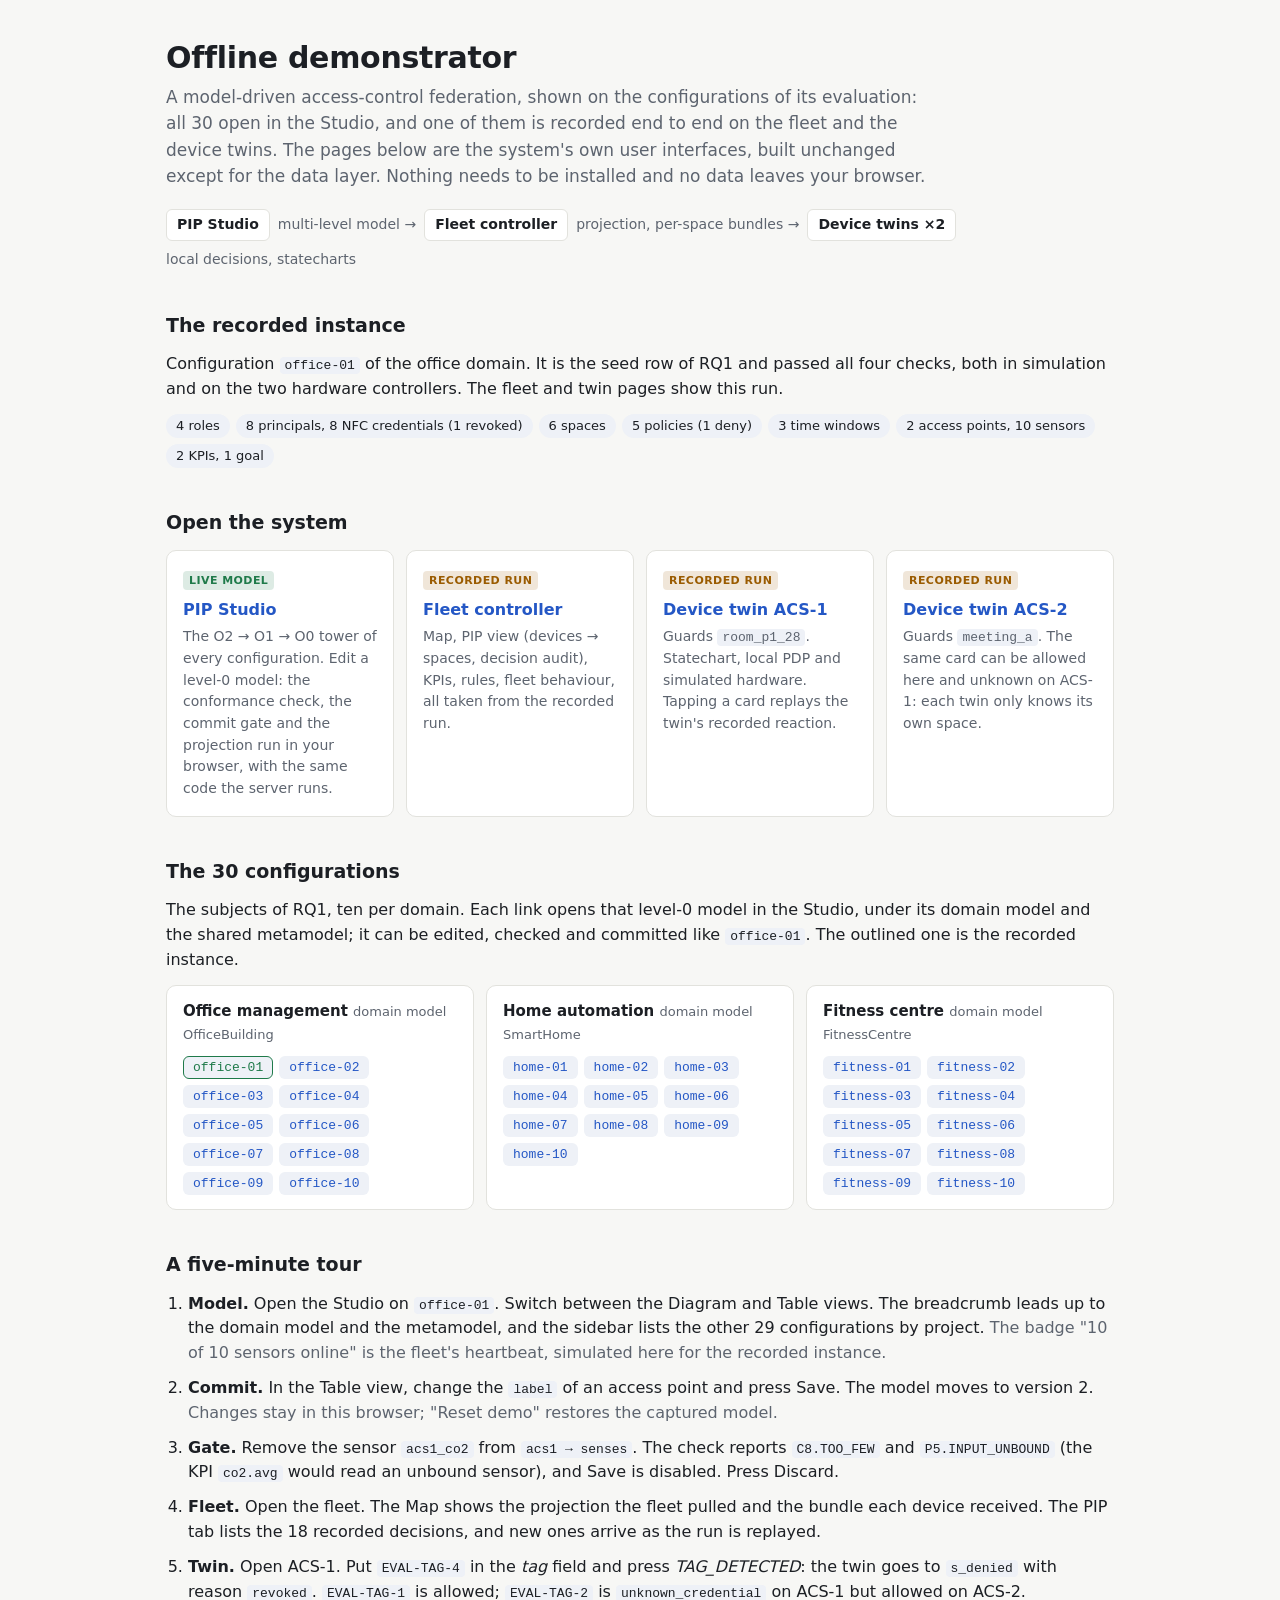
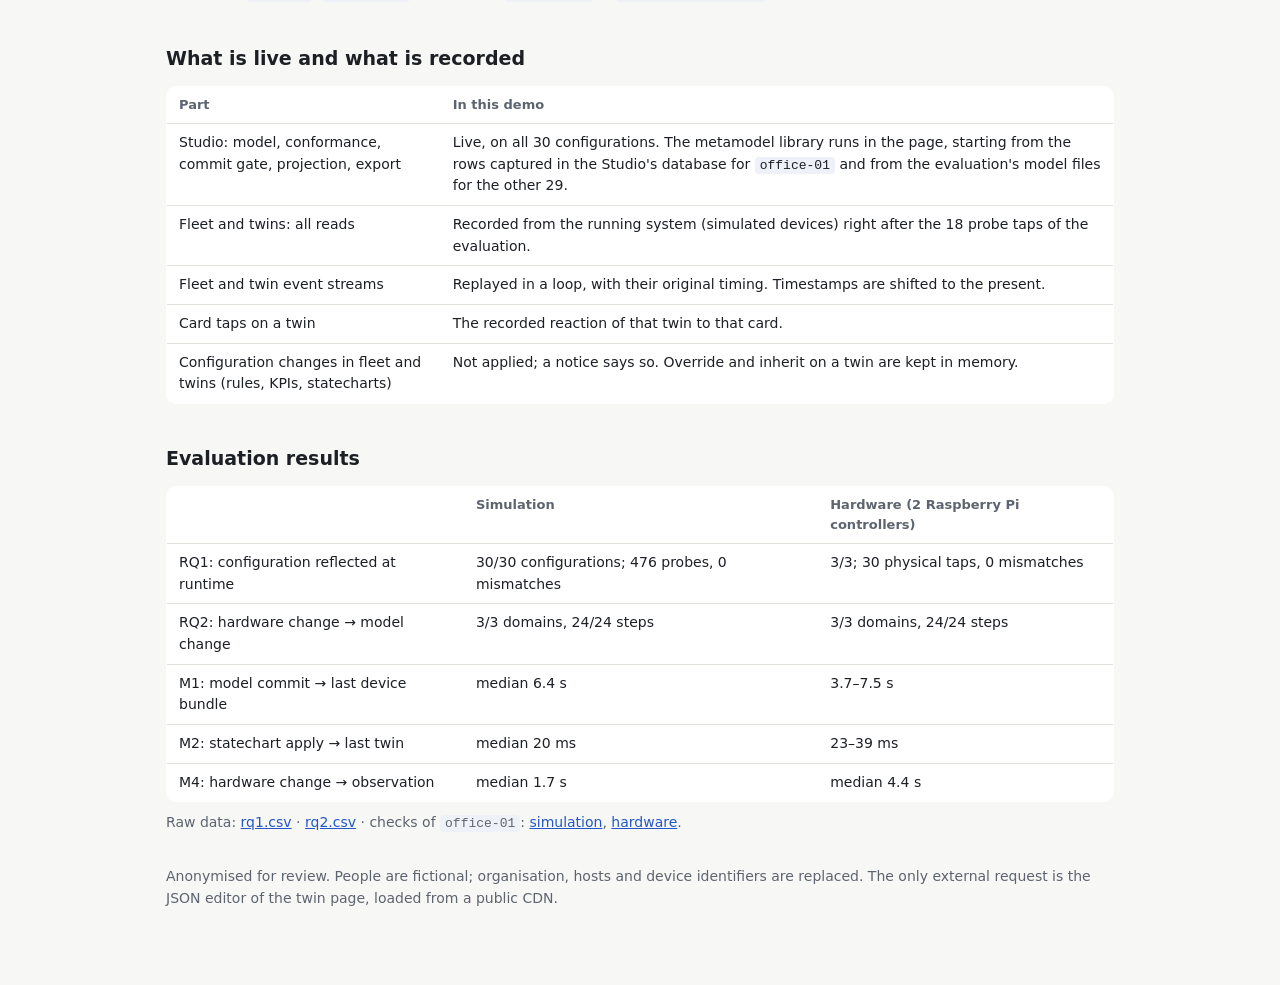
<file: index.html>
<!doctype html>
<html lang="en">
<head>
<meta charset="utf-8">
<meta name="viewport" content="width=device-width, initial-scale=1">
<title>Offline Demonstrator</title>
<meta name="description" content="Offline demonstrator of a model-driven access-control federation: the real PIP Studio, fleet controller and device-twin UIs on one recorded evaluation instance.">
<style>
  :root { --bg: #f7f7f5; --panel: #ffffff; --ink: #1c1f24; --muted: #5d646f; --line: #e2e2dd; --accent: #2457c5; --ok: #1f7a4a; --warn: #9a5b00; --chip: #eef1f7; }
  @media (prefers-color-scheme: dark) { :root { --bg: #14161a; --panel: #1c1f24; --ink: #e8e9eb; --muted: #9aa1ab; --line: #2c3037; --accent: #7ea6ff; --ok: #5ccf8e; --warn: #f0b35a; --chip: #252a33; } }
  * { box-sizing: border-box; }
  body { margin: 0; background: var(--bg); color: var(--ink); font: 16px/1.55 system-ui, -apple-system, "Segoe UI", sans-serif; }
  main { max-width: 980px; margin: 0 auto; padding: 40px 16px 64px; }
  h1 { font-size: 30px; line-height: 1.2; margin: 0 0 8px; letter-spacing: -0.01em; }
  h2 { font-size: 19px; margin: 40px 0 12px; }
  p { margin: 0 0 12px; }
  .lead { color: var(--muted); font-size: 17px; max-width: 760px; }
  a { color: var(--accent); }
  code { font: 13px ui-monospace, SFMono-Regular, Menlo, monospace; background: var(--chip); padding: 1px 5px; border-radius: 4px; }
  .flow { display: flex; align-items: center; gap: 8px; flex-wrap: wrap; margin: 20px 0 4px; color: var(--muted); font-size: 14px; }
  .flow b { color: var(--ink); background: var(--panel); border: 1px solid var(--line); border-radius: 6px; padding: 4px 10px; font-weight: 600; }
  .cards { display: grid; grid-template-columns: repeat(auto-fit, minmax(210px, 1fr)); gap: 12px; }
  .card { display: block; background: var(--panel); border: 1px solid var(--line); border-radius: 10px; padding: 16px; text-decoration: none; color: inherit; transition: border-color .15s; }
  .card:hover { border-color: var(--accent); }
  .card h3 { margin: 0 0 4px; font-size: 16px; color: var(--accent); }
  .card p { margin: 0; color: var(--muted); font-size: 14px; }
  .tag { display: inline-block; font-size: 11px; font-weight: 600; letter-spacing: .04em; text-transform: uppercase; padding: 1px 6px; border-radius: 4px; margin-bottom: 8px; }
  .live { background: color-mix(in srgb, var(--ok) 15%, transparent); color: var(--ok); }
  .replay { background: color-mix(in srgb, var(--warn) 15%, transparent); color: var(--warn); }
  ol.steps { padding-left: 22px; margin: 0; }
  ol.steps li { margin-bottom: 10px; }
  ol.steps li span { color: var(--muted); }
  table { width: 100%; border-collapse: collapse; font-size: 14px; background: var(--panel); border: 1px solid var(--line); border-radius: 10px; overflow: hidden; }
  th, td { text-align: left; padding: 8px 12px; border-bottom: 1px solid var(--line); vertical-align: top; }
  th { color: var(--muted); font-weight: 600; font-size: 13px; }
  tr:last-child td { border-bottom: 0; }
  .facts { display: flex; flex-wrap: wrap; gap: 6px; margin: 8px 0 0; }
  .facts span { background: var(--chip); border-radius: 999px; padding: 2px 10px; font-size: 13px; }
  .note { color: var(--muted); font-size: 14px; }
  .wrap { overflow-x: auto; }
  .domains { display: grid; grid-template-columns: repeat(auto-fit, minmax(240px, 1fr)); gap: 12px; }
  .domain { background: var(--panel); border: 1px solid var(--line); border-radius: 10px; padding: 14px 16px; }
  .domain h3 { margin: 0 0 10px; font-size: 15px; }
  .domain h3 span { color: var(--muted); font-weight: 400; font-size: 13px; }
  .cfgs { display: flex; flex-wrap: wrap; gap: 6px; }
  .cfgs a { background: var(--chip); border: 1px solid transparent; border-radius: 6px; padding: 3px 9px; font: 13px ui-monospace, SFMono-Regular, Menlo, monospace; text-decoration: none; }
  .cfgs a:hover { border-color: var(--accent); }
  .cfgs a.recorded { border-color: var(--ok); color: var(--ok); }
</style>
</head>
<body>
<main>
  <h1>Offline demonstrator</h1>
  <p class="lead">A model-driven access-control federation, shown on the configurations of its evaluation: all 30 open in the Studio, and one of them is recorded end to end on the fleet and the device twins. The pages below are the system's own user interfaces, built unchanged except for the data layer. Nothing needs to be installed and no data leaves your browser.</p>

  <div class="flow"><b>PIP Studio</b> multi-level model → <b>Fleet controller</b> projection, per-space bundles → <b>Device twins ×2</b> local decisions, statecharts</div>

  <h2>The recorded instance</h2>
  <p>Configuration <code>office-01</code> of the office domain. It is the seed row of RQ1 and passed all four checks, both in simulation and on the two hardware controllers. The fleet and twin pages show this run.</p>
  <div class="facts"><span>4 roles</span><span>8 principals, 8 NFC credentials (1 revoked)</span><span>6 spaces</span><span>5 policies (1 deny)</span><span>3 time windows</span><span>2 access points, 10 sensors</span><span>2 KPIs, 1 goal</span></div>

  <h2>Open the system</h2>
  <div class="cards">
    <a class="card" id="studio-link" href="studio/index.html"><span class="tag live">live model</span><h3>PIP Studio</h3><p>The O2 → O1 → O0 tower of every configuration. Edit a level-0 model: the conformance check, the commit gate and the projection run in your browser, with the same code the server runs.</p></a>
    <a class="card" href="fleet/index.html"><span class="tag replay">recorded run</span><h3>Fleet controller</h3><p>Map, PIP view (devices → spaces, decision audit), KPIs, rules, fleet behaviour, all taken from the recorded run.</p></a>
    <a class="card" href="device/index.html?d=acs1"><span class="tag replay">recorded run</span><h3>Device twin ACS-1</h3><p>Guards <code>room_p1_28</code>. Statechart, local PDP and simulated hardware. Tapping a card replays the twin's recorded reaction.</p></a>
    <a class="card" href="device/index.html?d=acs2"><span class="tag replay">recorded run</span><h3>Device twin ACS-2</h3><p>Guards <code>meeting_a</code>. The same card can be allowed here and unknown on ACS-1: each twin only knows its own space.</p></a>
  </div>

  <section id="configurations" hidden>
    <h2>The 30 configurations</h2>
    <p>The subjects of RQ1, ten per domain. Each link opens that level-0 model in the Studio, under its domain model and the shared metamodel; it can be edited, checked and committed like <code>office-01</code>. The outlined one is the recorded instance.</p>
    <div class="domains" id="domains"></div>
  </section>

  <h2>A five-minute tour</h2>
  <ol class="steps">
    <li><b>Model.</b> Open the Studio on <code>office-01</code>. Switch between the Diagram and Table views. The breadcrumb leads up to the domain model and the metamodel, and the sidebar lists the other 29 configurations by project. <span>The badge "10 of 10 sensors online" is the fleet's heartbeat, simulated here for the recorded instance.</span></li>
    <li><b>Commit.</b> In the Table view, change the <code>label</code> of an access point and press Save. The model moves to version 2. <span>Changes stay in this browser; "Reset demo" restores the captured model.</span></li>
    <li><b>Gate.</b> Remove the sensor <code>acs1_co2</code> from <code>acs1 → senses</code>. The check reports <code>C8.TOO_FEW</code> and <code>P5.INPUT_UNBOUND</code> (the KPI <code>co2.avg</code> would read an unbound sensor), and Save is disabled. Press Discard.</li>
    <li><b>Fleet.</b> Open the fleet. The Map shows the projection the fleet pulled and the bundle each device received. The PIP tab lists the 18 recorded decisions, and new ones arrive as the run is replayed.</li>
    <li><b>Twin.</b> Open ACS-1. Put <code>EVAL-TAG-4</code> in the <i>tag</i> field and press <i>TAG_DETECTED</i>: the twin goes to <code>s_denied</code> with reason <code>revoked</code>. <code>EVAL-TAG-1</code> is allowed; <code>EVAL-TAG-2</code> is <code>unknown_credential</code> on ACS-1 but allowed on ACS-2.</li>
  </ol>

  <h2>What is live and what is recorded</h2>
  <div class="wrap"><table>
    <tr><th>Part</th><th>In this demo</th></tr>
    <tr><td>Studio: model, conformance, commit gate, projection, export</td><td>Live, on all 30 configurations. The metamodel library runs in the page, starting from the rows captured in the Studio's database for <code>office-01</code> and from the evaluation's model files for the other 29.</td></tr>
    <tr><td>Fleet and twins: all reads</td><td>Recorded from the running system (simulated devices) right after the 18 probe taps of the evaluation.</td></tr>
    <tr><td>Fleet and twin event streams</td><td>Replayed in a loop, with their original timing. Timestamps are shifted to the present.</td></tr>
    <tr><td>Card taps on a twin</td><td>The recorded reaction of that twin to that card.</td></tr>
    <tr><td>Configuration changes in fleet and twins (rules, KPIs, statecharts)</td><td>Not applied; a notice says so. Override and inherit on a twin are kept in memory.</td></tr>
  </table></div>

  <h2>Evaluation results</h2>
  <div class="wrap"><table>
    <tr><th></th><th>Simulation</th><th>Hardware (2 Raspberry Pi controllers)</th></tr>
    <tr><td>RQ1: configuration reflected at runtime</td><td>30/30 configurations; 476 probes, 0 mismatches</td><td>3/3; 30 physical taps, 0 mismatches</td></tr>
    <tr><td>RQ2: hardware change → model change</td><td>3/3 domains, 24/24 steps</td><td>3/3 domains, 24/24 steps</td></tr>
    <tr><td>M1: model commit → last device bundle</td><td>median 6.4 s</td><td>3.7–7.5 s</td></tr>
    <tr><td>M2: statechart apply → last twin</td><td>median 20 ms</td><td>23–39 ms</td></tr>
    <tr><td>M4: hardware change → observation</td><td>median 1.7 s</td><td>median 4.4 s</td></tr>
  </table></div>
  <p class="note" style="margin-top:10px">Raw data: <a href="snapshot/results/rq1.csv">rq1.csv</a> · <a href="snapshot/results/rq2.csv">rq2.csv</a> · checks of <code>office-01</code>: <a href="snapshot/results/checks-office-01-sim-2026-09-23.json">simulation</a>, <a href="snapshot/results/checks-office-01-hw-2026-09-24.json">hardware</a>.</p>

  <p class="note" style="margin-top:32px">Anonymised for review. People are fictional; organisation, hosts and device identifiers are replaced. The only external request is the JSON editor of the twin page, loaded from a public CDN.</p>
</main>
<script>
  // open the Studio directly on the captured level-0 model
  // (a classic script, not fetch: sandboxed hosts such as anonymous.4open.science block fetch of the snapshot)
  var studio = function (id) { return 'studio/index.html?model=' + encodeURIComponent(id); };
  var recorded = null, subjects = null;
  // the 30 level-0 models by project, each a link into the Studio; the recorded instance is outlined
  function configurations() {
    if (!subjects) return;
    var box = document.getElementById('domains');
    box.textContent = '';
    (subjects.projects || []).forEach(function (p) {
      var models = (subjects.models || []).filter(function (m) { return m.level === 0 && m.projectId === p.id; }).sort(function (a, b) { return a.name < b.name ? -1 : 1; });
      if (!models.length) return;
      var o1 = (subjects.models || []).filter(function (m) { return m.id === models[0].typeModelId; })[0];
      var card = document.createElement('div'); card.className = 'domain';
      var h = document.createElement('h3'); h.textContent = p.name + ' ';
      if (o1) { var s = document.createElement('span'); s.textContent = 'domain model ' + o1.name; h.appendChild(s); }
      var list = document.createElement('div'); list.className = 'cfgs';
      models.forEach(function (m) {
        var a = document.createElement('a'); a.href = studio(m.id); a.textContent = m.name;
        if (m.id === recorded) { a.className = 'recorded'; a.title = 'the recorded instance'; }
        list.appendChild(a);
      });
      card.appendChild(h); card.appendChild(list); box.appendChild(card);
    });
    document.getElementById('configurations').hidden = !box.children.length;
  }
  window.__demoSnapshot = function (p, m) {
    if (p === 'meta.json') { recorded = m.modelId; document.getElementById('studio-link').href = studio(m.modelId); }
    if (p === 'studio/models.json') subjects = m;
    configurations();
  };
  // missing files: the Studio opens on the first model, the list of configurations stays hidden
  ['meta.json', 'studio/models.json'].forEach(function (p) { document.head.appendChild(Object.assign(document.createElement('script'), { src: 'snapshot/' + p + '.js' })); });
</script>
</body>
</html>
</file>
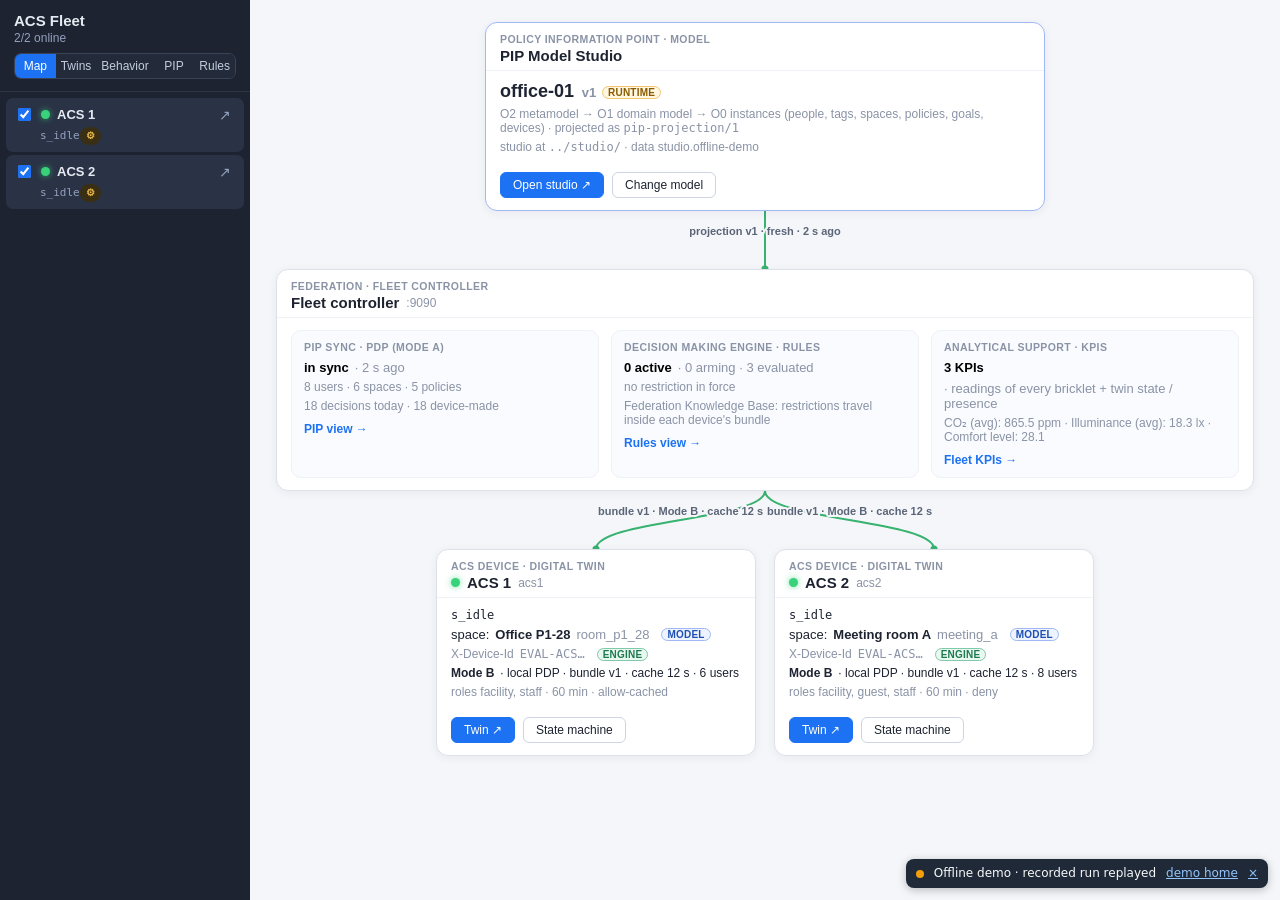
<file: fleet/index.html>
<!DOCTYPE html>
<html lang="en">
  <head>
    <script src="../shim/http-shim.js" data-app="fleet"></script>
    <meta charset="UTF-8" />
    <meta name="viewport" content="width=device-width, initial-scale=1.0" />
    <title>ACS Fleet · Federated Digital Twin</title>
    <script defer src="./assets/index-BOSy8G2N.js"></script>
    <link rel="stylesheet" href="./assets/index-B-VnlGkB.css">
  </head>
  <body>
    <div id="root"></div>
  </body>
</html>
</file>
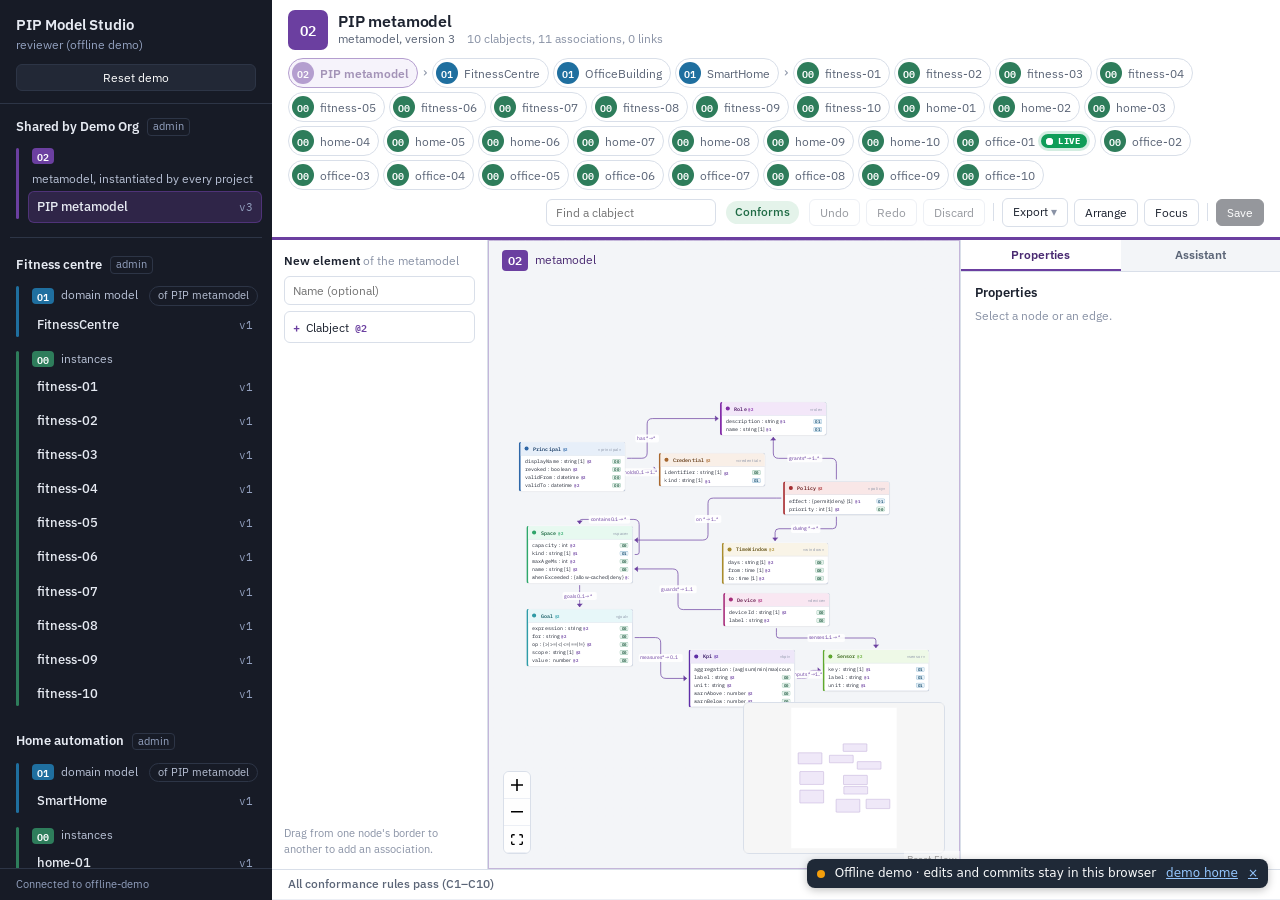
<file: studio/index.html>
<!doctype html>
<html lang="en">
  <head>
    <script src="../shim/http-shim.js" data-app="studio"></script>
    <meta charset="UTF-8" />
    <meta name="viewport" content="width=device-width, initial-scale=1.0" />
    <title>PIP Model Studio</title>
    <link rel="preconnect" href="https://fonts.googleapis.com" />
    <link rel="preconnect" href="https://fonts.gstatic.com" />
    <link href="https://fonts.googleapis.com/css2?family=IBM+Plex+Mono:wght@400;500;600&family=IBM+Plex+Sans:wght@400;500;600&display=swap" rel="stylesheet" />
    <script defer src="./assets/index-B_2Sh4dV.js"></script>
    <link rel="stylesheet" href="./assets/index-CZVaKKS9.css">
  </head>
  <body>
    <div id="root"></div>
  </body>
</html>
</file>
<file: fleet/assets/index-B-VnlGkB.css>
.react-flow{direction:ltr}.react-flow__container{position:absolute;width:100%;height:100%;top:0;left:0}.react-flow__pane{z-index:1;cursor:-webkit-grab;cursor:grab}.react-flow__pane.selection{cursor:pointer}.react-flow__pane.dragging{cursor:-webkit-grabbing;cursor:grabbing}.react-flow__viewport{transform-origin:0 0;z-index:2;pointer-events:none}.react-flow__renderer{z-index:4}.react-flow__selection{z-index:6}.react-flow__nodesselection-rect:focus,.react-flow__nodesselection-rect:focus-visible{outline:none}.react-flow .react-flow__edges{pointer-events:none;overflow:visible}.react-flow__edge-path,.react-flow__connection-path{stroke:#b1b1b7;stroke-width:1;fill:none}.react-flow__edge{pointer-events:visibleStroke;cursor:pointer}.react-flow__edge.animated path{stroke-dasharray:5;-webkit-animation:dashdraw .5s linear infinite;animation:dashdraw .5s linear infinite}.react-flow__edge.animated path.react-flow__edge-interaction{stroke-dasharray:none;-webkit-animation:none;animation:none}.react-flow__edge.inactive{pointer-events:none}.react-flow__edge.selected,.react-flow__edge:focus,.react-flow__edge:focus-visible{outline:none}.react-flow__edge.selected .react-flow__edge-path,.react-flow__edge:focus .react-flow__edge-path,.react-flow__edge:focus-visible .react-flow__edge-path{stroke:#555}.react-flow__edge-textwrapper{pointer-events:all}.react-flow__edge-textbg{fill:#fff}.react-flow__edge .react-flow__edge-text{pointer-events:none;-webkit-user-select:none;-moz-user-select:none;user-select:none}.react-flow__connection{pointer-events:none}.react-flow__connection .animated{stroke-dasharray:5;-webkit-animation:dashdraw .5s linear infinite;animation:dashdraw .5s linear infinite}.react-flow__connectionline{z-index:1001}.react-flow__nodes{pointer-events:none;transform-origin:0 0}.react-flow__node{position:absolute;-webkit-user-select:none;-moz-user-select:none;user-select:none;pointer-events:all;transform-origin:0 0;box-sizing:border-box;cursor:-webkit-grab;cursor:grab}.react-flow__node.dragging{cursor:-webkit-grabbing;cursor:grabbing}.react-flow__nodesselection{z-index:3;transform-origin:left top;pointer-events:none}.react-flow__nodesselection-rect{position:absolute;pointer-events:all;cursor:-webkit-grab;cursor:grab}.react-flow__handle{position:absolute;pointer-events:none;min-width:5px;min-height:5px;width:6px;height:6px;background:#1a192b;border:1px solid white;border-radius:100%}.react-flow__handle.connectionindicator{pointer-events:all;cursor:crosshair}.react-flow__handle-bottom{top:auto;left:50%;bottom:-4px;transform:translate(-50%)}.react-flow__handle-top{left:50%;top:-4px;transform:translate(-50%)}.react-flow__handle-left{top:50%;left:-4px;transform:translateY(-50%)}.react-flow__handle-right{right:-4px;top:50%;transform:translateY(-50%)}.react-flow__edgeupdater{cursor:move;pointer-events:all}.react-flow__panel{position:absolute;z-index:5;margin:15px}.react-flow__panel.top{top:0}.react-flow__panel.bottom{bottom:0}.react-flow__panel.left{left:0}.react-flow__panel.right{right:0}.react-flow__panel.center{left:50%;transform:translate(-50%)}.react-flow__attribution{font-size:10px;background:#ffffff80;padding:2px 3px;margin:0}.react-flow__attribution a{text-decoration:none;color:#999}@-webkit-keyframes dashdraw{0%{stroke-dashoffset:10}}@keyframes dashdraw{0%{stroke-dashoffset:10}}.react-flow__edgelabel-renderer{position:absolute;width:100%;height:100%;pointer-events:none;-webkit-user-select:none;-moz-user-select:none;user-select:none}.react-flow__edge.updating .react-flow__edge-path{stroke:#777}.react-flow__edge-text{font-size:10px}.react-flow__node.selectable:focus,.react-flow__node.selectable:focus-visible{outline:none}.react-flow__node-default,.react-flow__node-input,.react-flow__node-output,.react-flow__node-group{padding:10px;border-radius:3px;width:150px;font-size:12px;color:#222;text-align:center;border-width:1px;border-style:solid;border-color:#1a192b;background-color:#fff}.react-flow__node-default.selectable:hover,.react-flow__node-input.selectable:hover,.react-flow__node-output.selectable:hover,.react-flow__node-group.selectable:hover{box-shadow:0 1px 4px 1px #00000014}.react-flow__node-default.selectable.selected,.react-flow__node-default.selectable:focus,.react-flow__node-default.selectable:focus-visible,.react-flow__node-input.selectable.selected,.react-flow__node-input.selectable:focus,.react-flow__node-input.selectable:focus-visible,.react-flow__node-output.selectable.selected,.react-flow__node-output.selectable:focus,.react-flow__node-output.selectable:focus-visible,.react-flow__node-group.selectable.selected,.react-flow__node-group.selectable:focus,.react-flow__node-group.selectable:focus-visible{box-shadow:0 0 0 .5px #1a192b}.react-flow__node-group{background-color:#f0f0f040}.react-flow__nodesselection-rect,.react-flow__selection{background:#0059dc14;border:1px dotted rgba(0,89,220,.8)}.react-flow__nodesselection-rect:focus,.react-flow__nodesselection-rect:focus-visible,.react-flow__selection:focus,.react-flow__selection:focus-visible{outline:none}.react-flow__controls{box-shadow:0 0 2px 1px #00000014}.react-flow__controls-button{border:none;background:#fefefe;border-bottom:1px solid #eee;box-sizing:content-box;display:flex;justify-content:center;align-items:center;width:16px;height:16px;cursor:pointer;-webkit-user-select:none;-moz-user-select:none;user-select:none;padding:5px}.react-flow__controls-button:hover{background:#f4f4f4}.react-flow__controls-button svg{width:100%;max-width:12px;max-height:12px}.react-flow__controls-button:disabled{pointer-events:none}.react-flow__controls-button:disabled svg{fill-opacity:.4}.react-flow__minimap{background-color:#fff}.react-flow__minimap svg{display:block}.react-flow__resize-control{position:absolute}.react-flow__resize-control.left,.react-flow__resize-control.right{cursor:ew-resize}.react-flow__resize-control.top,.react-flow__resize-control.bottom{cursor:ns-resize}.react-flow__resize-control.top.left,.react-flow__resize-control.bottom.right{cursor:nwse-resize}.react-flow__resize-control.bottom.left,.react-flow__resize-control.top.right{cursor:nesw-resize}.react-flow__resize-control.handle{width:4px;height:4px;border:1px solid #fff;border-radius:1px;background-color:#3367d9;transform:translate(-50%,-50%)}.react-flow__resize-control.handle.left{left:0;top:50%}.react-flow__resize-control.handle.right{left:100%;top:50%}.react-flow__resize-control.handle.top{left:50%;top:0}.react-flow__resize-control.handle.bottom{left:50%;top:100%}.react-flow__resize-control.handle.top.left,.react-flow__resize-control.handle.bottom.left{left:0}.react-flow__resize-control.handle.top.right,.react-flow__resize-control.handle.bottom.right{left:100%}.react-flow__resize-control.line{border-color:#3367d9;border-width:0;border-style:solid}.react-flow__resize-control.line.left,.react-flow__resize-control.line.right{width:1px;transform:translate(-50%);top:0;height:100%}.react-flow__resize-control.line.left{left:0;border-left-width:1px}.react-flow__resize-control.line.right{left:100%;border-right-width:1px}.react-flow__resize-control.line.top,.react-flow__resize-control.line.bottom{height:1px;transform:translateY(-50%);left:0;width:100%}.react-flow__resize-control.line.top{top:0;border-top-width:1px}.react-flow__resize-control.line.bottom{border-bottom-width:1px;top:100%}*{box-sizing:border-box}html,body,#root{height:100%;margin:0}body{font-family:-apple-system,Segoe UI,Roboto,Helvetica,Arial,sans-serif}.app{display:flex;height:100%}.sidebar{width:250px;flex-shrink:0;background:#1d2330;color:#e6eaf2;display:flex;flex-direction:column}.sidebar-head{padding:12px 14px;border-bottom:1px solid #2c3445}.offcount{color:#ff6b6b;font-weight:600}.sidebar-head h1{font-size:15px;margin:0 0 2px}.counts{font-size:12px;color:#93a1bf}.view-switch{margin-top:8px;display:flex;gap:0;border:1px solid #3a4458;border-radius:7px;overflow:hidden}.view-switch button{flex:1;padding:5px;font-size:12px;border:none;background:#232b3a;color:#c3cde0;cursor:pointer}.view-switch button.active{background:#1d72f3;color:#fff}.selbtns{margin-top:8px;display:flex;gap:6px}.selbtns button{flex:1;padding:4px;font-size:12px;border:1px solid #3a4458;border-radius:6px;background:#2a3346;color:#fff;cursor:pointer}.selbtns button:hover{background:#36415a}.devlist{list-style:none;margin:0;padding:6px;overflow-y:auto;flex:1}.devlist .empty{color:#93a1bf;font-size:13px;padding:10px}.devlist li{padding:7px 8px;border-radius:7px;margin-bottom:3px}.devlist li.sel{background:#2a3346}.dev-top{display:flex;align-items:center;gap:6px}.dev-top label{flex:1;min-width:0}.dev-link{color:#93a1bf;text-decoration:none;font-size:14px;line-height:1;padding:2px 5px;border-radius:4px}.dev-link:hover{color:#fff;background:#36415a}.devlist label{display:flex;align-items:center;gap:7px;cursor:pointer;font-size:13px}.devlist input{accent-color:#1d72f3}.dev-name{font-weight:600}.dev-meta{margin:3px 0 0 26px;font-size:11px;color:#93a1bf}.dev-state{font-family:monospace}.devlist li.off{background:#ff6b6b1a}.dev-unreach{color:#ff6b6b;font-weight:600}.dot{width:9px;height:9px;border-radius:50%;display:inline-block;flex-shrink:0}.dot.on{background:#38d27a;box-shadow:0 0 6px #38d27ab3}.dot.off{background:#6b7385}.main{flex:1;min-width:0;display:flex;flex-direction:column;background:#f4f6fa}.grid{flex:1;min-width:0;overflow:auto;padding:12px;background:#f4f6fa;display:flex;flex-wrap:wrap;align-items:flex-start;align-content:flex-start;gap:12px}.kpis{flex-shrink:0;padding:12px 14px;background:#fff;border-bottom:1px solid #dce1ea}.kpis-head{display:flex;align-items:center;gap:10px;margin-bottom:10px}.kpis-head h2{font-size:14px;margin:0;color:#1d2330}.kpi-manage{margin-left:auto;padding:5px 12px;font-size:12px;border:1px solid #1d72f3;border-radius:6px;background:#1d72f3;color:#fff;cursor:pointer}.kpi-manage:hover{background:#1660d8}.kpi-cards{display:flex;flex-wrap:wrap;gap:10px}.kpi-empty{color:#8a93a6;font-size:13px;padding:6px 0}.kpi-card{min-width:150px;padding:10px 14px;border:1px solid #dce1ea;border-radius:10px;background:#f9fbfe;display:flex;flex-direction:column;gap:2px}.kpi-card.warn{border-color:#e8a33d;background:#fff7ea}.kpi-card.missing{opacity:.6}.kpi-card.disabled{opacity:.75;border-style:dashed;background:#f6f7fa}.kpi-card.disabled .kpi-value{color:#8a93a6}.kpi-card.disabled .kpi-meta{color:#b3261e}.kpi-src{margin-left:6px;font-size:10px;font-weight:600;letter-spacing:.02em;text-transform:uppercase;color:#5b4bb7;background:#efeafc;border-radius:4px;padding:1px 5px;vertical-align:middle}.kpi-src.kpi-shadow{color:#8a5a00;background:#fff1d6}.kpi-label{font-size:12px;color:#5b6577;font-weight:600}.kpi-value{font-size:26px;font-weight:700;color:#1d2330;line-height:1.1}.kpi-card.warn .kpi-value{color:#c47604}.kpi-unit{font-size:13px;font-weight:500;color:#8a93a6}.kpi-meta{font-size:11px;color:#8a93a6}.kpi-op{margin-top:6px;font-size:11px;padding:2px 4px;border:1px solid #cdd5e2;border-radius:5px;background:#fff;color:#1d2330}.modal-backdrop{position:fixed;top:0;right:0;bottom:0;left:0;background:#0d11178c;display:flex;align-items:center;justify-content:center;z-index:50}.kpi-editor{width:760px;max-width:94vw;max-height:88vh;background:#fff;border-radius:12px;display:flex;flex-direction:column;overflow:hidden;box-shadow:0 12px 40px #0006}.kpi-editor-head{display:flex;align-items:center;padding:12px 16px;border-bottom:1px solid #eef1f6}.kpi-editor-head h2{margin:0;font-size:15px}.kpi-editor-head .x{margin-left:auto;border:none;background:none;font-size:16px;cursor:pointer;color:#8a93a6}.kpi-editor-body{display:flex;min-height:0;overflow:hidden}.kpi-list-col{width:240px;flex-shrink:0;border-right:1px solid #eef1f6;display:flex;flex-direction:column}.kpi-list-head{display:flex;align-items:center;padding:10px 12px;font-size:12px;font-weight:600;color:#5b6577}.kpi-list-head button{margin-left:auto;font-size:12px;border:1px solid #cdd5e2;border-radius:6px;background:#fff;padding:3px 8px;cursor:pointer}.kpi-list-head button.on{background:#1d72f3;color:#fff;border-color:#1d72f3}.kpi-list{list-style:none;margin:0;padding:0 8px 8px;overflow-y:auto;flex:1}.kpi-list .muted{color:#8a93a6;font-size:12px;padding:8px}.kpi-list li{display:flex;align-items:center;border-radius:7px;margin-bottom:3px}.kpi-list li.sel{background:#eef4ff}.kpi-pick{flex:1;min-width:0;text-align:left;border:none;background:none;cursor:pointer;padding:7px 8px;display:flex;flex-direction:column;gap:1px}.kpi-pick strong{font-size:13px;color:#1d2330}.kpi-sub{font-size:11px;color:#8a93a6;white-space:nowrap;overflow:hidden;text-overflow:ellipsis}.kpi-del{border:none;background:none;cursor:pointer;padding:6px 8px;opacity:.6}.kpi-del:hover{opacity:1}.kpi-form-col{flex:1;min-width:0;padding:14px 18px;overflow-y:auto}.kpi-form-col h3{margin:0 0 12px;font-size:14px}.fld{display:flex;flex-direction:column;gap:4px;margin-bottom:12px}.fld>span{font-size:12px;color:#5b6577;font-weight:600}.fld input,.fld select{padding:6px 8px;border:1px solid #cdd5e2;border-radius:6px;font-size:13px}.fld-row{display:flex;gap:12px}.fld-row .fld{flex:1}.fld-check{display:inline-flex;align-items:center;gap:4px;font-size:11px;color:#5b6577}.goal-bind{font-size:11px;color:#5b6577}.muted.small{font-size:12px}.reading-grid{display:flex;flex-wrap:wrap;gap:6px}.reading-chip{display:flex;align-items:center;gap:6px;padding:5px 9px;border:1px solid #cdd5e2;border-radius:16px;cursor:pointer;font-size:12px;background:#fff}.reading-chip.on{border-color:#1d72f3;background:#eef4ff}.reading-chip.offline{border-style:dashed;color:#8a93a6}.reading-group{margin-bottom:6px}.reading-group>.muted{margin:4px 0 2px;font-weight:600;text-transform:uppercase;letter-spacing:.03em;font-size:10px}.live-dot{display:inline-block;width:8px;height:8px;border-radius:50%;flex-shrink:0}.live-dot.on{background:#1f6b45;box-shadow:0 0 0 2px #1f6b4540}.live-dot.off{background:#b3b9c6}.kpi-target{gap:8px;margin-bottom:6px}.pip-sensors-sync{margin:10px 0;padding:8px 10px;border:1px dashed #cdd5e2;border-radius:8px}.pip-sensors-sync .kpi-form-actions{margin-top:6px;align-items:center;flex-wrap:wrap}.reading-chip input{margin:0}.reading-chip .rk{font-weight:600;color:#1d2330}.reading-chip .ru{color:#8a93a6}.kpi-error{color:#c0392b;background:#fdecea;border:1px solid #f5c6c0;border-radius:6px;padding:7px 10px;font-size:12px;margin-bottom:10px}.kpi-form-actions{display:flex;gap:8px}.kpi-form-actions button{padding:7px 14px;border:1px solid #cdd5e2;border-radius:7px;background:#fff;cursor:pointer;font-size:13px}.kpi-form-actions .primary{background:#1d72f3;color:#fff;border-color:#1d72f3}.kpi-form-actions .primary:hover{background:#1660d8}.placeholder{width:100%;color:#8a93a6;padding:40px;text-align:center;font-size:14px}.panel{background:#fff;border:1px solid #dce1ea;border-radius:10px;overflow:hidden;display:flex;flex-direction:column;width:460px;height:360px;min-width:280px;min-height:200px;resize:both}.panel-off{opacity:.7}.panel-head{display:flex;align-items:center;gap:8px;padding:8px 12px;border-bottom:1px solid #eef1f6}.panel-name{font-weight:600;font-size:13px}.panel-state{margin-left:auto;font-family:monospace;font-size:12px;color:#1d72f3}.panel-link{margin-left:8px;font-size:11px;color:#1d72f3;text-decoration:none;white-space:nowrap}.panel-link:hover{text-decoration:underline}.panel-body{flex:1;min-height:0;position:relative}.panel-loading{display:flex;align-items:center;justify-content:center;height:100%;color:#8a93a6;font-size:13px}.panel-unreach{position:absolute;top:0;right:0;bottom:0;left:0;display:flex;flex-direction:column;gap:4px;align-items:center;justify-content:center;text-align:center;background:#1c23308c;-webkit-backdrop-filter:blur(1px);backdrop-filter:blur(1px);pointer-events:none}.panel-unreach-badge{background:#e03131;color:#fff;font-weight:700;font-size:13px;padding:6px 12px;border-radius:8px;box-shadow:0 2px 10px #00000059}.panel-unreach-sub{color:#ffd5d5;font-size:11px}.panel-off{border-color:#e03131}.panel-hw-off{position:absolute;top:0;left:0;right:0;z-index:5;pointer-events:none;background:#e03131;color:#fff;font-weight:700;font-size:11px;padding:4px 10px;text-align:center}.panel-foot{padding:4px 10px;border-top:1px solid #eef1f6;background:#0d1117;color:#7ee787;font-family:monospace;font-size:10px;white-space:nowrap;overflow:hidden;text-overflow:ellipsis}.inh-badge{display:inline-flex;align-items:center;gap:3px;font-size:10px;font-weight:700;padding:1px 6px;border-radius:10px;line-height:1.6;white-space:nowrap}.inh-badge.inherit{background:#133a2a;color:#56d39a}.inh-badge.override{background:#3a2f12;color:#e8b54a}.inh-badge.off{background:#2a3140;color:#8a93a6}.panel-head .inh-badge{margin-left:8px}.behavior{flex:1;min-height:0;display:flex;background:#f4f6fa}.bhv-left{flex:1;min-width:0;display:flex;flex-direction:column;padding:10px;gap:10px}.bhv-toolbar{display:flex;gap:8px;align-items:center;flex-wrap:wrap}.bhv-toolbar select{padding:5px 8px;border:1px solid #cdd5e2;border-radius:6px;font-size:13px}.bhv-toolbar button{padding:5px 11px;border:1px solid #cdd5e2;border-radius:6px;background:#fff;cursor:pointer;font-size:12px}.bhv-toolbar button:disabled{opacity:.5;cursor:default}.bhv-toolbar .primary{background:#1d72f3;color:#fff;border-color:#1d72f3}.bhv-preview{flex:1;min-height:160px;background:#fff;border:1px solid #dce1ea;border-radius:10px;position:relative}.bhv-empty{display:flex;align-items:center;justify-content:center;height:100%;color:#8a93a6;font-size:13px}.bhv-editor{height:38%;min-height:160px;display:flex;flex-direction:column;border:1px solid #dce1ea;border-radius:10px;overflow:hidden;background:#fff}.bhv-error{background:#fdecea;color:#c0392b;font-size:12px;padding:5px 10px}.bhv-status{background:#eef4ff;color:#1660d8;font-size:12px;padding:5px 10px}.bhv-right{width:300px;flex-shrink:0;border-left:1px solid #dce1ea;background:#fff;overflow-y:auto;padding:12px;display:flex;flex-direction:column;gap:16px}.bhv-right h3{margin:0 0 8px;font-size:13px}.bhv-note{font-size:12px;color:#5b6577;margin:0 0 8px}.bhv-force{display:flex;align-items:center;gap:6px;font-size:12px;margin-bottom:8px}.block{display:block;width:100%}.bhv-results{list-style:none;margin:10px 0 0;padding:0;font-size:11px}.bhv-results li{padding:3px 0;border-top:1px solid #eef1f6}.res-applied{color:#1e8a52}.res-available{color:#1660d8}.res-skipped{color:#8a6d1e}.res-error{color:#c0392b}.bhv-matrix ul{list-style:none;margin:0;padding:0}.bhv-matrix li{padding:8px 0;border-top:1px solid #eef1f6}.bhv-matrix li.muted{color:#8a93a6;font-size:12px}.inh-row{display:flex;align-items:center;gap:7px}.inh-name{font-weight:600;font-size:13px}.inh-sub{font-size:11px;color:#8a93a6;margin:2px 0 0 2px}.inh-sub code{background:#f0f3f8;padding:0 4px;border-radius:4px}.inh-actions{margin-top:5px}.inh-actions button{font-size:11px;padding:3px 9px;border:1px solid #cdd5e2;border-radius:6px;background:#fff;cursor:pointer}.inh-actions button:hover{background:#eef4ff;border-color:#1d72f3}.pip{flex:1;min-height:0;display:flex;flex-direction:column;overflow:auto}.pip-status{padding:12px 14px;background:#fff;border-bottom:1px solid #dce1ea}.pip-head{display:flex;align-items:center;gap:10px;margin-bottom:10px}.pip-head h2{font-size:14px;margin:0;color:#1d2330}.pip-head .kpi-manage{margin-left:auto}.pip-head .kpi-manage+.kpi-manage{margin-left:8px}.pip-settings-editor{width:720px}.pip-settings-body{padding:14px 18px;overflow-y:auto}.pip-settings-hint{margin:-6px 0 12px}.pip-settings-body .pip-table{margin-bottom:8px}.pip-settings-body .pip-table input,.pip-settings-body .pip-table select{width:100%;box-sizing:border-box;padding:5px 7px;border:1px solid #cdd5e2;border-radius:6px;font-size:12px}.pip-settings-body .kpi-error{margin-top:8px}.src-tag{display:inline-block;margin-left:6px;padding:0 5px;border-radius:8px;font-size:10px;font-weight:600;text-transform:uppercase;letter-spacing:.02em;vertical-align:middle;border:1px solid #cdd5e2;color:#5b6577;background:#f4f6fa}.src-tag.src-local{border-color:#d9c48a;color:#7a5a00;background:#fbf5e3}.src-tag.src-builtin{border-color:#cdd5e2;color:#5b6577;background:#f4f6fa}.src-tag.src-engine{border-color:#7fc8a9;color:#1e7a4f;background:#e9f8f0}.src-tag.src-model{border-color:#9fb8f5;color:#1d4fb3;background:#eef4ff}.src-tag.src-runtime{border-color:#f0c674;color:#8a5a00;background:#fff7e0}.pip-table tr.pip-unlisted td{background:#fbfbfd;color:#5b6577}.pip-error{color:#c0392b;font-size:12px}.pip-body{flex:1;display:flex;flex-wrap:wrap;gap:12px;padding:12px;align-content:flex-start}.pip-body .panel{flex:1 1 480px;min-width:0;background:#fff;border:1px solid #dce1ea;border-radius:10px;overflow:hidden}.pip-body .panel-head{display:flex;align-items:center;gap:10px;padding:8px 12px;border-bottom:1px solid #eef1f6}.pip-body .panel-head h3{margin:0;font-size:13px}.pip-table{width:100%;border-collapse:collapse;font-size:12px}.pip-table th{text-align:left;padding:6px 10px;color:#5b6577;font-weight:600;background:#f9fbfe;border-bottom:1px solid #eef1f6}.pip-table td{padding:6px 10px;border-bottom:1px solid #eef1f6;vertical-align:top}.mono{font-family:ui-monospace,Menlo,monospace}.muted{color:#8a93a6}.decisions{list-style:none;margin:0;padding:4px 0;max-height:60vh;overflow:auto;font-size:12px}.decisions li{display:grid;grid-template-columns:70px 50px 60px 90px 90px 60px 1fr;gap:8px;padding:4px 12px;border-bottom:1px solid #eef1f6;align-items:center}.decisions li.allow .verdict{color:#1f7a4d;font-weight:700}.decisions li.deny .verdict{color:#c0392b;font-weight:700}.decisions .when,.decisions .src{color:#8a93a6}.pdp-badge{font-size:10px;font-weight:600;padding:0 6px;border-radius:8px;margin-left:4px}.pdp-badge.allow{background:#38d27a2e;color:#38d27a}.pdp-badge.deny{background:#ff6b6b2e;color:#ff6b6b}.rules .rule-off{opacity:.55}.effect{font-size:10px;font-weight:700;padding:1px 6px;border-radius:8px;text-transform:none}.effect.deny{background:#c0392b1f;color:#c0392b}.effect.permit{background:#1f7a4d1f;color:#1f7a4d}.phase{font-size:11px;font-weight:600;padding:1px 7px;border-radius:8px;background:#eef1f6;color:#5b6577;white-space:nowrap}.phase.arming{background:#fff7ea;color:#c47604}.phase.active{background:#c0392b1f;color:#c0392b}.phase.clearing{background:#e6f7ee;color:#1f7a4d}.rule-chip{margin-left:6px;font-size:10px;font-weight:600;padding:0 6px;border-radius:8px;background:#eef4ff;color:#1d72f3}.restrictions-log li{grid-template-columns:70px 70px 120px 1fr}.rules-editor{width:820px}.rules-editor-body{display:flex;flex-direction:column;gap:10px;padding:14px 18px;min-height:0}.rules-editor-body p{margin:0;font-size:12px}.rules-editor-body textarea{width:100%;min-height:46vh;font-family:ui-monospace,Menlo,monospace;font-size:12px;padding:8px;border:1px solid #cdd5e2;border-radius:7px;resize:vertical}.ov{position:relative;flex:1;min-height:0;overflow:auto;padding:22px 26px 30px;display:flex;flex-direction:column;gap:58px}.ov-error{padding:0 0 6px}.ov-edges{position:absolute;top:0;right:0;bottom:0;left:0;width:100%;height:100%;pointer-events:none;overflow:visible}.ov-edge path{fill:none;stroke-width:2}.ov-edge circle{stroke:none}.ov-edge text{font-size:11px;font-weight:600;fill:#5b6577;paint-order:stroke;stroke:#f4f6fa;stroke-width:4px;stroke-linejoin:round}.ov-edge.ok path{stroke:#38b26f}.ov-edge.ok circle{fill:#38b26f}.ov-edge.warn path{stroke:#e8a33d;stroke-dasharray:6 4}.ov-edge.warn circle{fill:#e8a33d}.ov-edge.warn text{fill:#8a5a00}.ov-edge.off path{stroke:#b4bccb;stroke-dasharray:3 5}.ov-edge.off circle{fill:#b4bccb}.ov-edge.off text{fill:#8a93a6}.ov-tier{display:flex;justify-content:center;gap:18px;flex-wrap:wrap;align-items:flex-start;position:relative;z-index:1}.ov-node{background:#fff;border:1px solid #dce1ea;border-radius:12px;box-shadow:0 2px 10px #1d23300f;display:flex;flex-direction:column;min-width:300px}.ov-studio{width:560px;max-width:100%;border-color:#9fb8f5}.ov-fleet{width:980px;max-width:100%}.ov-device{width:320px}.ov-device.off{opacity:.75;border-color:#f5c6c0}.ov-ghost{border-style:dashed;background:#fbfbfd}.ov-head{padding:10px 14px 6px;border-bottom:1px solid #eef1f6}.ov-head h2{margin:0;font-size:15px;color:#1d2330;display:flex;align-items:center;gap:7px}.ov-head h2 .muted{font-weight:500;font-size:12px}.ov-kicker{display:block;font-size:10.5px;font-weight:700;letter-spacing:.04em;text-transform:uppercase;color:#8a93a6;margin-bottom:2px}.ov-body{padding:10px 14px;display:flex;flex-direction:column;gap:5px;font-size:13px;color:#1d2330}.ov-big{font-size:18px;font-weight:700}.ov-v{font-size:13px;color:#8a93a6;font-weight:600;margin-left:4px}.ov-line{display:flex;align-items:center;flex-wrap:wrap;gap:6px}.ov-line.small,.ov .small{font-size:12px}.ov-subs{display:flex;gap:12px;padding:12px 14px;flex-wrap:wrap}.ov-sub{flex:1 1 260px;padding:10px 12px;border:1px solid #eef1f6;border-radius:10px;background:#f9fbfe;display:flex;flex-direction:column;gap:5px;font-size:13px}.ov-link{align-self:flex-start;margin-top:4px;border:none;background:none;color:#1d72f3;font-size:12px;font-weight:600;cursor:pointer;padding:0}.ov-link:hover{text-decoration:underline}.ov-actions{display:flex;gap:8px;padding:8px 14px 12px;margin-top:auto}.ov-btn{padding:5px 12px;font-size:12px;border:1px solid #cdd5e2;border-radius:6px;background:#fff;color:#1d2330;cursor:pointer;text-decoration:none}.ov-btn.primary{background:#1d72f3;border-color:#1d72f3;color:#fff}.ov-btn.primary:hover{background:#1660d8}.ov-devices{align-items:stretch}.ov .muted{color:#8a93a6}.ov .mono{font-family:ui-monospace,Menlo,monospace;font-size:12px}.rules-editor{width:980px}.rules-editor-hint{margin-left:12px}.rules-form{display:flex;flex-direction:column}.rules-form-head{display:flex;align-items:center;gap:12px;margin-bottom:10px}.rules-form-head h3{margin:0}.rules-form-head .seg{margin-left:auto}.rules-form .fld-narrow{flex:0 0 120px}.rules-form .rule-id{margin:-6px 0 10px}.rules-form label.inline{display:flex;align-items:center;gap:8px;font-size:13px;margin-bottom:6px}.rules-form label.inline input{margin:0}.rules-form .enabled-row{margin:4px 0 10px}.seg{display:inline-flex;border:1px solid #cdd5e2;border-radius:7px;overflow:hidden}.seg button{border:none;background:#fff;padding:5px 12px;font-size:12px;cursor:pointer;color:#5b6577}.seg button+button{border-left:1px solid #cdd5e2}.seg button.on{background:#1d72f3;color:#fff}.seg button.on.deny{background:#c0392b}.seg button.on.permit{background:#1f7a4d}.cond-group{border:1px solid #cdd5e2;border-left:3px solid #1d72f3;border-radius:8px;padding:8px 10px;background:#f8fafc}.cond-group-head{display:flex;align-items:center;gap:10px;margin-bottom:6px;flex-wrap:wrap}.cond-child{display:flex;align-items:flex-start;gap:6px;margin:4px 0 4px 10px}.cond-child>.cond-leaf-wrap,.cond-child>.cond-group{flex:1;min-width:0}.cond-x{border:none;background:none;cursor:pointer;color:#8a93a6;padding:6px 4px}.cond-x:hover{color:#c0392b}.cond-add{display:flex;gap:6px;margin-top:4px}.cond-add button,.rules-form button.link{border:1px dashed #cdd5e2;background:#fff;border-radius:6px;padding:3px 8px;font-size:12px;cursor:pointer;color:#1d72f3}.rules-form button.link{border-style:solid}.cond-leaf-wrap{display:flex;flex-direction:column;gap:4px}.cond-leaf{display:flex;align-items:center;gap:6px;flex-wrap:wrap}.cond-leaf select,.cond-leaf input,.cond-group-head select,.dur input,.dur select,.role-add input{padding:5px 7px;border:1px solid #cdd5e2;border-radius:6px;font-size:12px;background:#fff}.cond-leaf .kpi-sel{max-width:260px}.cond-leaf .kpi-custom{width:170px;font-family:ui-monospace,Menlo,monospace}.cond-leaf .op-sel{width:58px;font-family:ui-monospace,Menlo,monospace}.cond-leaf .num{width:88px}.cond-root-extras{margin-top:2px}.scope{display:inline-flex;gap:4px}.hold{display:inline-flex;align-items:center;gap:6px}.dur{display:inline-flex;gap:4px}.dur input{width:64px}.dur-raw{width:90px;font-family:ui-monospace,Menlo,monospace}.then-box{border:1px solid #cdd5e2;border-left:3px solid #c47604;border-radius:8px;padding:8px 10px;background:#fffdf8}.then-box .fld{margin-bottom:8px}.role-add{display:inline-flex;gap:4px;align-items:center}.rule-preview{font-size:12px;color:#5b6577;background:#eef1f6;border-radius:6px;padding:6px 10px;margin:6px 0 10px}.rule-saved{color:#1f7a4d;background:#e6f7ee;border:1px solid #b7e4c7;border-radius:6px;padding:7px 10px;font-size:12px;margin-bottom:10px}.rule-dot{display:inline-block;width:7px;height:7px;border-radius:50%;background:#cdd5e2;margin-right:6px;vertical-align:middle}.rule-dot.on{background:#1f7a4d}.kpi-del.sure{color:#c0392b;opacity:1;font-size:11px;font-weight:600}.rules-form .json{display:flex;flex-direction:column;gap:8px}.rules-form .json textarea{width:100%;min-height:50vh;font-family:ui-monospace,Menlo,monospace;font-size:12px;padding:8px;border:1px solid #cdd5e2;border-radius:7px;resize:vertical;box-sizing:border-box}.rules .rule-edit{border:none;background:none;cursor:pointer;color:#1d72f3;padding:0 4px;font-size:13px}
</file>
<file: studio/assets/index-CZVaKKS9.css>
.react-flow{direction:ltr}.react-flow__container{position:absolute;width:100%;height:100%;top:0;left:0}.react-flow__pane{z-index:1;cursor:-webkit-grab;cursor:grab}.react-flow__pane.selection{cursor:pointer}.react-flow__pane.dragging{cursor:-webkit-grabbing;cursor:grabbing}.react-flow__viewport{transform-origin:0 0;z-index:2;pointer-events:none}.react-flow__renderer{z-index:4}.react-flow__selection{z-index:6}.react-flow__nodesselection-rect:focus,.react-flow__nodesselection-rect:focus-visible{outline:none}.react-flow .react-flow__edges{pointer-events:none;overflow:visible}.react-flow__edge-path,.react-flow__connection-path{stroke:#b1b1b7;stroke-width:1;fill:none}.react-flow__edge{pointer-events:visibleStroke;cursor:pointer}.react-flow__edge.animated path{stroke-dasharray:5;-webkit-animation:dashdraw .5s linear infinite;animation:dashdraw .5s linear infinite}.react-flow__edge.animated path.react-flow__edge-interaction{stroke-dasharray:none;-webkit-animation:none;animation:none}.react-flow__edge.inactive{pointer-events:none}.react-flow__edge.selected,.react-flow__edge:focus,.react-flow__edge:focus-visible{outline:none}.react-flow__edge.selected .react-flow__edge-path,.react-flow__edge:focus .react-flow__edge-path,.react-flow__edge:focus-visible .react-flow__edge-path{stroke:#555}.react-flow__edge-textwrapper{pointer-events:all}.react-flow__edge-textbg{fill:#fff}.react-flow__edge .react-flow__edge-text{pointer-events:none;-webkit-user-select:none;-moz-user-select:none;user-select:none}.react-flow__connection{pointer-events:none}.react-flow__connection .animated{stroke-dasharray:5;-webkit-animation:dashdraw .5s linear infinite;animation:dashdraw .5s linear infinite}.react-flow__connectionline{z-index:1001}.react-flow__nodes{pointer-events:none;transform-origin:0 0}.react-flow__node{position:absolute;-webkit-user-select:none;-moz-user-select:none;user-select:none;pointer-events:all;transform-origin:0 0;box-sizing:border-box;cursor:-webkit-grab;cursor:grab}.react-flow__node.dragging{cursor:-webkit-grabbing;cursor:grabbing}.react-flow__nodesselection{z-index:3;transform-origin:left top;pointer-events:none}.react-flow__nodesselection-rect{position:absolute;pointer-events:all;cursor:-webkit-grab;cursor:grab}.react-flow__handle{position:absolute;pointer-events:none;min-width:5px;min-height:5px;width:6px;height:6px;background:#1a192b;border:1px solid white;border-radius:100%}.react-flow__handle.connectionindicator{pointer-events:all;cursor:crosshair}.react-flow__handle-bottom{top:auto;left:50%;bottom:-4px;transform:translate(-50%)}.react-flow__handle-top{left:50%;top:-4px;transform:translate(-50%)}.react-flow__handle-left{top:50%;left:-4px;transform:translateY(-50%)}.react-flow__handle-right{right:-4px;top:50%;transform:translateY(-50%)}.react-flow__edgeupdater{cursor:move;pointer-events:all}.react-flow__panel{position:absolute;z-index:5;margin:15px}.react-flow__panel.top{top:0}.react-flow__panel.bottom{bottom:0}.react-flow__panel.left{left:0}.react-flow__panel.right{right:0}.react-flow__panel.center{left:50%;transform:translate(-50%)}.react-flow__attribution{font-size:10px;background:#ffffff80;padding:2px 3px;margin:0}.react-flow__attribution a{text-decoration:none;color:#999}@-webkit-keyframes dashdraw{0%{stroke-dashoffset:10}}@keyframes dashdraw{0%{stroke-dashoffset:10}}.react-flow__edgelabel-renderer{position:absolute;width:100%;height:100%;pointer-events:none;-webkit-user-select:none;-moz-user-select:none;user-select:none}.react-flow__edge.updating .react-flow__edge-path{stroke:#777}.react-flow__edge-text{font-size:10px}.react-flow__node.selectable:focus,.react-flow__node.selectable:focus-visible{outline:none}.react-flow__node-default,.react-flow__node-input,.react-flow__node-output,.react-flow__node-group{padding:10px;border-radius:3px;width:150px;font-size:12px;color:#222;text-align:center;border-width:1px;border-style:solid;border-color:#1a192b;background-color:#fff}.react-flow__node-default.selectable:hover,.react-flow__node-input.selectable:hover,.react-flow__node-output.selectable:hover,.react-flow__node-group.selectable:hover{box-shadow:0 1px 4px 1px #00000014}.react-flow__node-default.selectable.selected,.react-flow__node-default.selectable:focus,.react-flow__node-default.selectable:focus-visible,.react-flow__node-input.selectable.selected,.react-flow__node-input.selectable:focus,.react-flow__node-input.selectable:focus-visible,.react-flow__node-output.selectable.selected,.react-flow__node-output.selectable:focus,.react-flow__node-output.selectable:focus-visible,.react-flow__node-group.selectable.selected,.react-flow__node-group.selectable:focus,.react-flow__node-group.selectable:focus-visible{box-shadow:0 0 0 .5px #1a192b}.react-flow__node-group{background-color:#f0f0f040}.react-flow__nodesselection-rect,.react-flow__selection{background:#0059dc14;border:1px dotted rgba(0,89,220,.8)}.react-flow__nodesselection-rect:focus,.react-flow__nodesselection-rect:focus-visible,.react-flow__selection:focus,.react-flow__selection:focus-visible{outline:none}.react-flow__controls{box-shadow:0 0 2px 1px #00000014}.react-flow__controls-button{border:none;background:#fefefe;border-bottom:1px solid #eee;box-sizing:content-box;display:flex;justify-content:center;align-items:center;width:16px;height:16px;cursor:pointer;-webkit-user-select:none;-moz-user-select:none;user-select:none;padding:5px}.react-flow__controls-button:hover{background:#f4f4f4}.react-flow__controls-button svg{width:100%;max-width:12px;max-height:12px}.react-flow__controls-button:disabled{pointer-events:none}.react-flow__controls-button:disabled svg{fill-opacity:.4}.react-flow__minimap{background-color:#fff}.react-flow__minimap svg{display:block}.react-flow__resize-control{position:absolute}.react-flow__resize-control.left,.react-flow__resize-control.right{cursor:ew-resize}.react-flow__resize-control.top,.react-flow__resize-control.bottom{cursor:ns-resize}.react-flow__resize-control.top.left,.react-flow__resize-control.bottom.right{cursor:nwse-resize}.react-flow__resize-control.bottom.left,.react-flow__resize-control.top.right{cursor:nesw-resize}.react-flow__resize-control.handle{width:4px;height:4px;border:1px solid #fff;border-radius:1px;background-color:#3367d9;transform:translate(-50%,-50%)}.react-flow__resize-control.handle.left{left:0;top:50%}.react-flow__resize-control.handle.right{left:100%;top:50%}.react-flow__resize-control.handle.top{left:50%;top:0}.react-flow__resize-control.handle.bottom{left:50%;top:100%}.react-flow__resize-control.handle.top.left,.react-flow__resize-control.handle.bottom.left{left:0}.react-flow__resize-control.handle.top.right,.react-flow__resize-control.handle.bottom.right{left:100%}.react-flow__resize-control.line{border-color:#3367d9;border-width:0;border-style:solid}.react-flow__resize-control.line.left,.react-flow__resize-control.line.right{width:1px;transform:translate(-50%);top:0;height:100%}.react-flow__resize-control.line.left{left:0;border-left-width:1px}.react-flow__resize-control.line.right{left:100%;border-right-width:1px}.react-flow__resize-control.line.top,.react-flow__resize-control.line.bottom{height:1px;transform:translateY(-50%);left:0;width:100%}.react-flow__resize-control.line.top{top:0;border-top-width:1px}.react-flow__resize-control.line.bottom{border-bottom-width:1px;top:100%}:root{--ink: #171b26;--ink-2: #222836;--ink-3: #2d3546;--paper: #f3f5f8;--card: #ffffff;--line: #d9dfe9;--line-soft: #eceff5;--text: #1d2330;--text-2: #5b6577;--text-3: #8a93a6;--danger: #b3261e;--danger-soft: #fbeae8;--warn: #9a5b00;--warn-soft: #fff4e0;--ok: #1f6b45;--ok-soft: #e4f3ea;--live: #0f9d58;--l2: #6b3fa0;--l2-soft: #efe8f8;--l2-deep: #4a2a72;--l1: #1f6f9f;--l1-soft: #e6f0f7;--l1-deep: #164e70;--l0: #2e7d5b;--l0-soft: #e6f3ec;--l0-deep: #1f5a41;--lv: var(--text-2);--lv-soft: var(--line-soft);--lv-deep: var(--text);--sans: "IBM Plex Sans", -apple-system, "Segoe UI", Roboto, Helvetica, Arial, sans-serif;--mono: "IBM Plex Mono", ui-monospace, SFMono-Regular, Menlo, monospace;--radius: 6px}.lv-2{--lv: var(--l2);--lv-soft: var(--l2-soft);--lv-deep: var(--l2-deep)}.lv-1{--lv: var(--l1);--lv-soft: var(--l1-soft);--lv-deep: var(--l1-deep)}.lv-0{--lv: var(--l0);--lv-soft: var(--l0-soft);--lv-deep: var(--l0-deep)}*{box-sizing:border-box}html,body,#root{height:100%;margin:0}body{font-family:var(--sans);font-size:13px;line-height:1.4;color:var(--text);background:var(--paper)}button,input,select{font-family:inherit}.mono{font-family:var(--mono)}.muted{color:var(--text-3);font-size:12px}code{font-family:var(--mono);background:var(--line-soft);padding:1px 4px;border-radius:4px;font-size:12px}:focus-visible{outline:2px solid var(--lv);outline-offset:2px}@media (prefers-reduced-motion: reduce){*,*:before,*:after{transition:none!important;animation:none!important}}.app{display:flex;height:100%}.level-tile{display:inline-flex;align-items:center;justify-content:center;font-family:var(--mono);font-weight:600;font-size:10px;line-height:1;letter-spacing:.02em;color:#fff;background:var(--lv);border-radius:4px;padding:3px 4px;min-width:22px;vertical-align:middle}.level-tile.lg{font-size:14px;padding:0;width:40px;height:40px;border-radius:7px;flex-shrink:0}.sidebar{width:272px;flex-shrink:0;background:var(--ink);color:#e6eaf2;display:flex;flex-direction:column}.sidebar-head{padding:14px 16px 12px;border-bottom:1px solid var(--ink-3)}.sidebar-head h1{font-size:15px;font-weight:600;letter-spacing:-.01em;margin:0 0 2px}.counts{font-size:12px;color:#93a1bf;overflow:hidden;text-overflow:ellipsis;white-space:nowrap}.selbtns{margin-top:10px;display:flex;gap:6px}.selbtns button{flex:1;padding:5px;font-size:12px;border:1px solid var(--ink-3);border-radius:var(--radius);background:var(--ink-2);color:#fff;cursor:pointer}.selbtns button:hover{background:var(--ink-3)}.tree{flex:1;overflow-y:auto;padding:10px 10px 16px}.tree .empty{color:#93a1bf;font-size:13px;padding:10px}.project{margin-bottom:18px}.project-name{font-size:13px;font-weight:600;margin:0;padding:4px 6px 8px;display:flex;align-items:center;gap:8px}.role{font-size:11px;font-weight:400;color:#93a1bf;border:1px solid var(--ink-3);border-radius:4px;padding:0 5px}.stratum{position:relative;padding-left:12px;margin-left:6px}.stratum:before{content:"";position:absolute;left:0;top:4px;bottom:4px;width:3px;border-radius:2px;background:var(--lv)}.stratum+.stratum{margin-top:6px}.stratum-head{display:flex;align-items:center;gap:7px;padding:4px 4px 3px;font-size:12px;color:#b7c0d4;flex-wrap:wrap}.stratum-of{margin-left:auto;font:inherit;font-size:11px;color:#b7c0d4;background:none;border:1px solid var(--ink-3);border-radius:999px;padding:1px 8px;cursor:pointer;white-space:nowrap}.stratum-of:hover{color:#fff;border-color:var(--lv)}.project.shared{padding-bottom:12px;margin-bottom:14px;border-bottom:1px solid var(--ink-3)}.tree ul{list-style:none;margin:0;padding:0}.tree li{padding:6px 8px;border-radius:var(--radius);margin-bottom:2px;cursor:pointer;display:flex;align-items:baseline;justify-content:space-between;gap:8px;border:1px solid transparent}.tree li:hover{background:var(--ink-2)}.tree li.sel{background:color-mix(in srgb,var(--lv) 28%,var(--ink));border-color:color-mix(in srgb,var(--lv) 55%,transparent)}.mname{flex:1;min-width:0;font-size:13px;font-weight:500;overflow:hidden;text-overflow:ellipsis;white-space:nowrap}.mmeta{font-size:11px;color:#93a1bf;font-family:var(--mono);flex-shrink:0}.sidebar-foot{padding:8px 16px;font-size:11px;color:#93a1bf;border-top:1px solid var(--ink-3);overflow:hidden;text-overflow:ellipsis;white-space:nowrap}.main{flex:1;min-width:0;display:flex;flex-direction:column;background:var(--paper)}.banner{padding:8px 16px;font-size:13px;background:var(--warn-soft);color:var(--warn);border-bottom:1px solid #e8c88a;display:flex;align-items:center;gap:8px;flex-wrap:wrap}.banner.error{background:var(--danger-soft);color:var(--danger);border-color:#e9a7a2}.empty-main{color:var(--text-3);padding:40px;text-align:center}.model-view{flex:1;min-height:0;display:flex;flex-direction:column}.model-head{display:flex;align-items:center;gap:18px;padding:10px 16px;background:var(--card);border-bottom:3px solid var(--lv);flex-wrap:wrap;row-gap:8px}.model-title{display:flex;align-items:center;gap:10px;min-width:0}.model-title-text{min-width:0}.model-head h2{font-size:16px;font-weight:600;letter-spacing:-.01em;margin:0;line-height:1.2;white-space:nowrap;overflow:hidden;text-overflow:ellipsis}.model-name{display:flex;align-items:center;gap:8px;min-width:0}.model-sub .model-live.live{color:var(--live);font-weight:600}.model-sub .model-live.quiet{color:var(--warn)}.model-sub .model-live.silent{color:var(--text-3)}.model-sub{font-size:12px;color:var(--text-2);display:flex;gap:12px;white-space:nowrap}.model-sub .model-stats{color:var(--text-3)}.tower{display:flex;align-items:center;gap:4px;flex-wrap:wrap;min-width:0}.tower-item{display:inline-flex;align-items:center;gap:6px;padding:3px 8px 3px 3px;font-size:12px;border:1px solid var(--line);border-radius:999px;background:var(--card);color:var(--text-2);cursor:pointer;max-width:220px;white-space:nowrap}.tower-name{overflow:hidden;text-overflow:ellipsis}.tower-item:hover:not(:disabled){border-color:var(--lv);color:var(--text)}.tower-item.current{background:var(--lv-soft);border-color:var(--lv);color:var(--lv-deep);font-weight:600;cursor:default}.tower-level{font-family:var(--mono);font-size:10px;font-weight:600;color:#fff;background:var(--lv);border-radius:999px;padding:2px 5px}.tower-step{color:var(--text-3);font-size:14px;padding:0 1px}.model-tools{margin-left:auto;display:flex;align-items:center;gap:10px;flex-wrap:wrap;row-gap:6px}.toggle{font-size:12px;color:var(--text-2);display:flex;align-items:center;gap:5px;white-space:nowrap}.toggle input{accent-color:var(--lv);margin:0}.search input{font-size:12px;padding:5px 9px;border:1px solid var(--line);border-radius:var(--radius);width:170px;background:var(--card)}.conf{font-size:12px;font-weight:500;padding:3px 9px;border-radius:999px;white-space:nowrap}.conf.ok{color:var(--ok);background:var(--ok-soft)}.conf.bad{color:var(--danger);background:var(--danger-soft)}.workbench{flex:1;min-height:0;display:flex}.canvas{flex:1;min-height:0;min-width:0;position:relative;box-shadow:inset 0 0 0 1px color-mix(in srgb,var(--lv) 35%,transparent)}.canvas-mark{position:absolute;z-index:4;left:14px;top:10px;display:flex;align-items:center;gap:7px;font-size:12px;color:var(--lv-deep);pointer-events:none}.canvas-mark span{font-family:var(--mono);font-weight:600;font-size:12px;color:#fff;background:var(--lv);border-radius:4px;padding:2px 6px}.toolbar{display:flex;gap:6px;align-items:center}.toolbar-sep{width:1px;height:18px;background:var(--line);margin:0 2px}.toolbar button{padding:5px 10px;font-size:12px;border:1px solid var(--line);border-radius:var(--radius);background:var(--card);color:var(--text);cursor:pointer}.toolbar button:hover:not(:disabled){background:var(--paper);border-color:#c3cbd9}.toolbar button:disabled{opacity:.45;cursor:default}.toolbar button.primary,button.primary{background:var(--ink);border-color:var(--ink);color:#fff}.toolbar button.primary:hover:not(:disabled),button.primary:hover:not(:disabled){background:var(--ink-3)}.banner button.mini{margin-left:4px}.palette{width:216px;flex-shrink:0;background:var(--card);border-right:1px solid var(--line);padding:12px;display:flex;flex-direction:column;gap:6px;overflow-y:auto;font-size:12px}.palette-head{font-weight:600;color:var(--text);line-height:1.5}.palette-head .muted{font-weight:400}.palette-name{font-size:12px;padding:6px 8px;border:1px solid var(--line);border-radius:var(--radius)}.palette-item{text-align:left;padding:6px 8px;font-size:12px;border:1px solid var(--line);border-radius:var(--radius);background:var(--card);cursor:pointer;display:flex;gap:6px;align-items:baseline;color:var(--text)}.palette-item .plus{color:var(--lv);font-weight:600}.palette-item:hover:not(:disabled){background:var(--lv-soft);border-color:var(--lv)}.palette-item:disabled{opacity:.5;cursor:default}.palette-hint{margin-top:auto;font-size:11px}.props{width:320px;flex-shrink:0;background:var(--card);border-left:1px solid var(--line);padding:12px 14px;overflow-y:auto;font-size:12px;display:flex;flex-direction:column;gap:6px}.props-head{font-weight:600;font-size:13px;display:flex;gap:6px;align-items:baseline}.props-sub{margin-top:10px;font-weight:600;color:var(--text-2);display:flex;gap:6px;align-items:center}.props-foot{margin-top:auto;padding-top:12px}.field{display:grid;grid-template-columns:96px 1fr;gap:6px;align-items:center}.field-label{color:var(--text-2)}.field-input{display:flex;gap:6px;align-items:center;min-width:0}.props input[type=text],.props input:not([type]),.props input[type=number],.props select{font-size:12px;padding:4px 6px;border:1px solid var(--line);border-radius:5px;min-width:0;width:100%}.props input[type=number]{width:70px}.attr-row{display:grid;grid-template-columns:1fr 78px 52px 34px auto;gap:4px;align-items:center}.attr-row input,.attr-row select{font-size:11px;padding:3px 5px;border:1px solid var(--line);border-radius:5px;min-width:0;width:100%}.attr-row label{font-size:10px;color:var(--text-2);display:flex;align-items:center;gap:2px}button.mini{font-size:11px;padding:2px 8px;border:1px solid var(--line);border-radius:5px;background:var(--card);cursor:pointer;color:var(--text)}button.mini:hover:not(:disabled){background:var(--paper)}button.danger{border-color:#e2a29d;color:var(--danger);background:var(--card);padding:5px 10px;border-radius:var(--radius);font-size:12px;cursor:pointer}button.danger:hover:not(:disabled){background:var(--danger-soft)}button:disabled{opacity:.5;cursor:default}.clabject{background:var(--card);border:1px solid #b9c3d6;border-left:4px solid var(--lv);border-radius:var(--radius);font-size:12px;box-shadow:0 1px 2px #171b2614;overflow:hidden}.react-flow__node.selected .clabject{border-color:var(--lv);box-shadow:0 0 0 3px color-mix(in srgb,var(--lv) 25%,transparent)}.clabject.has-errors{border-color:var(--danger)}.clabject.revoked{opacity:.7}.clabject.deleted{opacity:.35;filter:grayscale(.7)}.clabject-head{padding:6px 9px;background:var(--lv-soft);border-bottom:1px solid var(--line);display:flex;align-items:baseline;gap:4px;flex-wrap:wrap}.clabject-name{font-weight:600;font-family:var(--mono);color:var(--lv-deep)}.clabject-type{color:var(--text-2)}.potency{color:var(--lv);font-family:var(--mono);font-size:10px;font-weight:600}.stereo{color:var(--text-3);font-size:10px;margin-left:auto}.err-badge{background:var(--danger);color:#fff;font-size:10px;font-weight:600;border-radius:9px;padding:0 6px}.clabject-section{padding:4px 9px;border-bottom:1px solid var(--line-soft)}.clabject-section:last-child{border-bottom:none}.clabject-section .line{line-height:18px;white-space:nowrap;overflow:hidden;text-overflow:ellipsis;display:flex;align-items:center;gap:4px}.clabject-section .line .level-tile{margin-left:auto;font-size:9px;padding:1px 3px;min-width:20px;color:var(--lv-deep);background:var(--lv-soft);box-shadow:inset 0 0 0 1px color-mix(in srgb,var(--lv) 45%,transparent)}.clabject-section.slots .value{color:var(--l0-deep);font-family:var(--mono)}.clabject-section .missing{color:var(--danger)}.clabject-section .unset{color:var(--text-3)}.clabject-section.pending{color:var(--text-3);background:#f9fafc}.clabject-section.live{background:var(--ok-soft)}.clabject-section.live .value{color:var(--ok);font-family:var(--mono);font-weight:600}.clabject-section.live.offline{background:#f3f4f7}.clabject-section.live.offline .value{color:var(--text-3);text-decoration:line-through}.live-dot{position:relative;display:inline-block;width:8px;height:8px;border-radius:50%;flex-shrink:0}.live-dot.on{background:var(--live);box-shadow:0 0 0 2px color-mix(in srgb,var(--live) 25%,transparent)}.live-dot.on:after{content:"";position:absolute;top:0;right:0;bottom:0;left:0;border-radius:50%;background:var(--live);animation:live-ping 1.8s cubic-bezier(0,0,.2,1) infinite}.live-dot.off{background:var(--text-3)}.live-dot.none{background:transparent;box-shadow:inset 0 0 0 1px var(--text-3)}.clabject-foot{padding:3px 9px;background:var(--ink);color:#ff8a80;font-size:10px;font-family:var(--mono)}.react-flow__handle.clabject-port{width:2px;height:2px;min-width:0;min-height:0;border:0;background:transparent;opacity:0;pointer-events:none}.clabject-handle{opacity:0;transition:opacity .15s}.react-flow__node:hover .clabject-handle,.react-flow__node.selected .clabject-handle{opacity:1}.react-flow__minimap{border:1px solid var(--line);border-radius:var(--radius)}.react-flow__controls{box-shadow:none;border:1px solid var(--line);border-radius:var(--radius);overflow:hidden}.react-flow__controls-button{border-bottom:1px solid var(--line-soft)}.relation-row{display:grid;grid-template-columns:1fr auto;gap:6px;align-items:center}.validation{max-height:180px;overflow:auto;background:var(--card);border-top:1px solid var(--line);font-size:12px}.validation-head{padding:6px 16px;font-weight:500;color:var(--text-2);position:sticky;top:0;background:var(--card);border-bottom:1px solid var(--line-soft)}.validation ul{list-style:none;margin:0;padding:0}.validation li{display:grid;grid-template-columns:210px 260px 1fr;gap:10px;padding:4px 16px;border-bottom:1px solid var(--line-soft);cursor:pointer}.validation li:hover{background:var(--paper)}.validation li.error .code{color:var(--danger);font-weight:600}.validation li.warning .code{color:var(--warn);font-weight:600}.validation .path{color:var(--text-2)}.login{height:100%;display:flex;align-items:center;justify-content:center;padding:16px}.login-card{width:380px;max-width:100%;background:var(--card);border:1px solid var(--line);border-top:4px solid var(--l1);border-radius:10px;padding:22px 24px;display:flex;flex-direction:column;gap:10px}.login-card h1{margin:0;font-size:18px;letter-spacing:-.01em}.login-card label{display:flex;flex-direction:column;gap:4px;font-size:12px;color:var(--text-2)}.login-card input{font-size:14px;padding:7px 9px;border:1px solid var(--line);border-radius:var(--radius)}.login-card button{padding:8px;font-size:13px;border:1px solid var(--ink);border-radius:var(--radius);background:var(--ink);color:#fff;cursor:pointer}.login-card button:hover{background:var(--ink-3)}.login-card button:disabled{opacity:.6;cursor:default}.error{color:var(--danger);font-size:12px}.view-switch{display:flex;border:1px solid var(--line);border-radius:var(--radius);overflow:hidden}.view-switch button{padding:4px 10px;font-size:12px;border:none;background:var(--card);color:var(--text-2);cursor:pointer}.view-switch button.active{background:var(--ink);color:#fff}.table-view{flex:1;min-height:0;display:flex}.type-list{width:216px;flex-shrink:0;background:var(--card);border-right:1px solid var(--line);padding:12px;display:flex;flex-direction:column;gap:4px;overflow-y:auto;font-size:12px}.type-item{display:flex;justify-content:space-between;align-items:center;padding:6px 8px;border:1px solid transparent;border-radius:var(--radius);background:none;cursor:pointer;font-size:12px;color:var(--text);text-align:left}.type-item:hover{background:var(--paper)}.type-item.active{background:var(--lv-soft);border-color:var(--lv);color:var(--lv-deep);font-weight:500}.type-item .count{font-size:11px;color:var(--text-2);background:var(--paper);border-radius:9px;padding:0 7px}.type-item.active .count{background:var(--card)}.table-main{flex:1;min-width:0;display:flex;flex-direction:column}.table-head{display:flex;align-items:center;gap:12px;padding:10px 16px;background:var(--card);border-bottom:1px solid var(--line)}.table-head h3{margin:0;font-size:14px;font-weight:600}.table-head h3 .muted{margin-left:6px;font-weight:400}.table-head .toggle{margin-left:auto}.table-scroll{flex:1;overflow:auto;padding:12px 16px}table.crm{border-collapse:separate;border-spacing:0;font-size:12px;background:var(--card);border:1px solid var(--line);border-radius:var(--radius);min-width:100%}table.crm th{text-align:left;font-weight:600;color:var(--text-2);padding:7px 8px;border-bottom:1px solid var(--line);background:#f9fafc;white-space:nowrap;position:sticky;top:0}table.crm td{padding:4px 8px;border-bottom:1px solid var(--line-soft);vertical-align:middle}table.crm tr:last-child td{border-bottom:none}table.crm tr.revoked td{opacity:.6}table.crm tr.has-errors td.col-status{background:var(--danger-soft)}table.crm .col-status{width:30px;text-align:center;cursor:pointer}table.crm input:not([type=checkbox]),table.crm select{font-size:12px;padding:3px 6px;border:1px solid var(--line-soft);border-radius:5px;min-width:90px;background:var(--card)}table.crm input:not([type=checkbox]):focus,table.crm select:focus{border-color:var(--lv);outline:none}.ok-dot{display:inline-block;width:8px;height:8px;border-radius:50%;background:var(--ok)}.chips{display:flex;flex-wrap:wrap;gap:4px;align-items:center}.chip{display:inline-flex;align-items:center;gap:3px;padding:1px 7px;border-radius:10px;background:var(--lv-soft);color:var(--lv-deep);font-size:11px;white-space:nowrap}.chip button{border:none;background:none;cursor:pointer;color:var(--text-2);font-size:12px;padding:0 1px}.chip button:hover{color:var(--danger)}.chip-add{min-width:0!important;width:36px;padding:1px 2px!important}@media (max-width: 900px){.app{flex-direction:column}.sidebar{width:auto;max-height:40vh}.props{width:260px}.palette,.type-list{width:170px}}.menu{position:relative}.menu>summary{list-style:none;padding:5px 10px;font-size:12px;border:1px solid var(--line);border-radius:var(--radius);background:var(--card);color:var(--text);cursor:pointer;-webkit-user-select:none;user-select:none}.menu>summary::-webkit-details-marker{display:none}.menu>summary:after{content:" ▾";color:var(--text-3)}.menu[open]>summary{background:var(--paper)}.menu-list{position:absolute;right:0;top:calc(100% + 4px);z-index:20;min-width:240px;background:var(--card);border:1px solid var(--line);border-radius:var(--radius);box-shadow:0 8px 24px #171b261f;padding:4px;display:flex;flex-direction:column}.menu-list button{text-align:left;display:flex;justify-content:space-between;gap:12px;border:none;background:none;padding:7px 10px;font-size:12px;border-radius:5px;color:var(--text);cursor:pointer}.menu-list button:hover:not(:disabled){background:var(--lv-soft)}.menu-list button:disabled{opacity:.45;cursor:default}.toolbar button.active{background:var(--lv-soft);border-color:var(--lv);color:var(--lv-deep)}.app.focus .sidebar{display:none}.model-view.focus{background:var(--paper)}.model-view:fullscreen{background:var(--paper)}.model-view.focus .model-head{padding:6px 12px;gap:12px;border-bottom-width:2px}.model-view.focus .level-tile.lg{width:28px;height:28px;font-size:12px;border-radius:5px}.model-view.focus .model-head h2{font-size:14px}.model-view.focus .model-sub .model-stats{display:none}.model-view.focus .tower-item:not(.current){padding-right:6px}.model-view.focus .tower-item:not(.current) .tower-name{display:none}.model-view.focus .canvas{box-shadow:inset 0 0 0 1px color-mix(in srgb,var(--lv) 35%,transparent)}.model-view.focus .react-flow__node,.model-view.focus .react-flow__edge{transition:opacity .15s}.react-flow__node.dimmed,.react-flow__edge.dimmed{opacity:.15}.menu.slice.on>summary{border-color:var(--lv);color:var(--lv-deep)}.slice-badge{margin-left:6px;font-size:11px;font-weight:600;color:#fff;background:var(--lv);border-radius:9px;padding:0 7px}.slice-list{min-width:320px;max-height:62vh;overflow-y:auto;padding:6px 8px 8px;gap:2px}.slice-head{display:flex;align-items:center;gap:6px;padding:2px 2px 8px;font-size:11px}.slice-head .muted{flex:1}.slice-group{padding:4px 0;border-top:1px solid var(--line)}.slice-group-head{font-size:11px;font-weight:600;color:var(--text-2);padding:4px 2px}.slice-row{display:flex;align-items:center;gap:8px;padding:3px 4px;font-size:12px;border-radius:5px;cursor:pointer}.slice-row:hover{background:var(--lv-soft)}.slice-row input{accent-color:var(--lv);margin:0}.slice-row .slice-name{flex:1;min-width:0;overflow:hidden;text-overflow:ellipsis;white-space:nowrap}.slice-row.off .slice-name{color:var(--text-3);text-decoration:line-through}.slice-count{font-size:11px;color:var(--text-2);background:var(--paper);border-radius:9px;padding:0 7px}.canvas-mark .sliced{font-style:normal;margin-left:8px;padding:1px 7px;border-radius:9px;background:var(--lv-soft);color:var(--lv-deep);font-size:11px}.type-dot{display:inline-block;width:9px;height:9px;border-radius:50%;background:var(--ty, var(--lv));box-shadow:inset 0 0 0 1px #0000001f;margin-right:6px;vertical-align:middle;flex-shrink:0}.clabject.typed{border-left-color:var(--ty)}.clabject.typed .clabject-head{background:var(--ty-soft)}.clabject.typed .clabject-name{color:var(--ty-deep)}.clabject.typed .clabject-head .potency{color:var(--ty)}.react-flow__node.selected .clabject.typed{border-color:var(--ty);box-shadow:0 0 0 3px color-mix(in srgb,var(--ty) 28%,transparent)}.palette-item .type-dot{margin-right:2px}.type-item .type-dot{margin-right:7px}.live-badge{display:inline-flex;align-items:center;gap:5px;flex-shrink:0;padding:2px 8px 2px 6px;border-radius:999px;font-family:var(--mono);font-size:10px;font-weight:700;letter-spacing:.08em;line-height:1.4;white-space:nowrap}.live-badge .pulse{position:relative;width:7px;height:7px;border-radius:50%;background:currentColor;flex-shrink:0}.live-badge.live{color:#fff;background:var(--live);box-shadow:0 0 0 3px color-mix(in srgb,var(--live) 18%,transparent)}.live-badge.live .pulse:after{content:"";position:absolute;top:0;right:0;bottom:0;left:0;border-radius:50%;background:currentColor;animation:live-ping 1.8s cubic-bezier(0,0,.2,1) infinite}.live-badge.quiet{color:var(--warn);background:var(--warn-soft);box-shadow:inset 0 0 0 1px #e8c88a}.live-badge.silent{color:var(--text-3);box-shadow:inset 0 0 0 1px var(--line);font-weight:500;letter-spacing:0}.live-badge.silent .pulse{background:transparent;box-shadow:inset 0 0 0 1.5px currentColor}.live-badge.compact{padding:1px 6px 1px 5px;font-size:9px}.live-badge.compact.silent{padding:0;box-shadow:none}.tree .live-badge.live{color:#4ade80;background:color-mix(in srgb,#4ade80 16%,transparent);box-shadow:none}.tree .live-badge.quiet{color:#fbbf24;background:color-mix(in srgb,#fbbf24 14%,transparent);box-shadow:none}.tree .live-badge.silent{color:#6b7893}@keyframes live-ping{0%{transform:scale(1);opacity:.7}80%,to{transform:scale(2.8);opacity:0}}.side{display:flex;flex-direction:column;flex-shrink:0;min-height:0}.side .props{flex:1;min-height:0}.side-tabs{display:flex;border-left:1px solid var(--line);border-bottom:1px solid var(--line);background:var(--paper)}.side-tabs button{flex:1;padding:7px 8px;font-size:12px;font-weight:600;border:none;border-bottom:2px solid transparent;background:none;color:var(--text-2);cursor:pointer;display:inline-flex;justify-content:center;align-items:center;gap:6px}.side-tabs button:hover{color:var(--text)}.side-tabs button.active{color:var(--lv-deep);border-bottom-color:var(--lv);background:var(--card)}.side-count{font-family:var(--mono);font-size:10px;font-weight:700;color:#fff;background:var(--warn);border-radius:999px;padding:1px 6px}.assistant{gap:8px}.assistant-ok{color:var(--ok);background:var(--ok-soft);border-radius:var(--radius);padding:8px 10px;font-weight:600}.assistant-all,.assistant-hidden{align-self:flex-start}.suggestion{border:1px solid var(--line);border-left:3px solid var(--warn);border-radius:var(--radius);padding:8px 10px;background:var(--card);display:flex;flex-direction:column;gap:6px}.suggestion.info{border-left-color:var(--text-3)}.suggestion-head{display:flex;align-items:baseline;gap:6px}.suggestion-head .code{font-family:var(--mono);font-size:10px;font-weight:700;color:var(--warn);flex-shrink:0}.suggestion.info .suggestion-head .code{color:var(--text-3)}.suggestion-title{flex:1;min-width:0;font-weight:600;font-size:12px;color:var(--text);text-align:left}button.suggestion-title.link{border:none;background:none;padding:0;cursor:pointer;font-family:inherit}button.suggestion-title.link:hover{text-decoration:underline}.suggestion p{margin:0;color:var(--text-2);line-height:1.45;overflow-wrap:anywhere}.suggestion-actions{display:flex;flex-wrap:wrap;gap:4px}.suggestion-actions button.mini:not(:disabled){border-color:var(--lv);color:var(--lv-deep)}button.mini.ghost{border-color:transparent;background:none;color:var(--text-3)}button.mini.ghost:hover{color:var(--text)}
</file>
